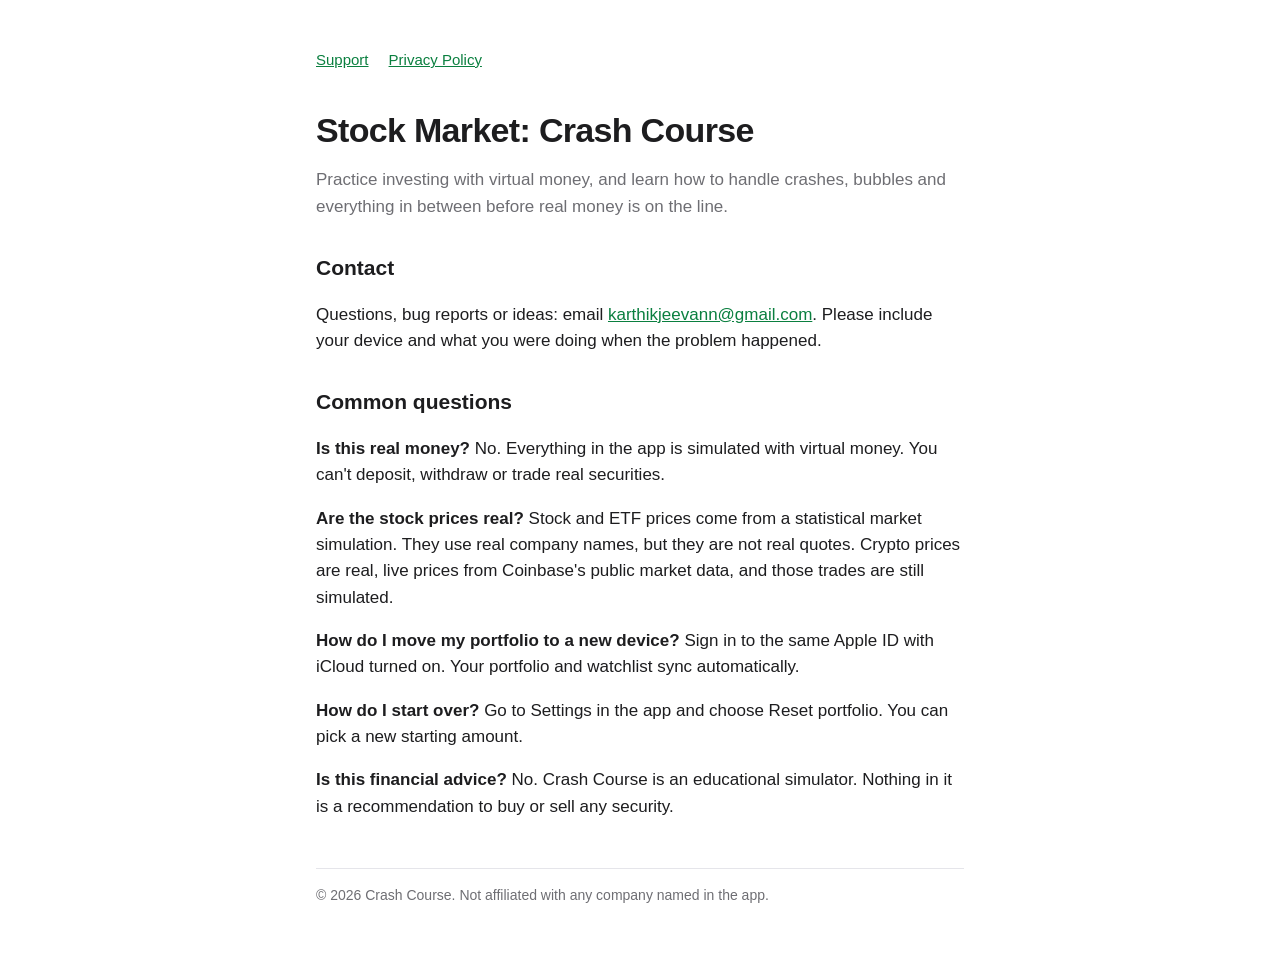
<file: index.html>
<!doctype html>
<html lang="en">
<head>
<meta charset="utf-8">
<meta name="viewport" content="width=device-width, initial-scale=1">
<title>Crash Course Support</title>
<meta name="description" content="Support for Stock Market: Crash Course, a market simulator for practicing investing with virtual money.">
<link rel="stylesheet" href="style.css">
</head>
<body>
<main>
<nav><a href="./">Support</a><a href="privacy.html">Privacy Policy</a></nav>
<h1>Stock Market: Crash Course</h1>
<p class="muted">Practice investing with virtual money, and learn how to handle crashes, bubbles and everything in between before real money is on the line.</p>

<h2>Contact</h2>
<p>Questions, bug reports or ideas: email <a href="mailto:karthikjeevann@gmail.com">karthikjeevann@gmail.com</a>. Please include your device and what you were doing when the problem happened.</p>

<h2>Common questions</h2>
<p><strong>Is this real money?</strong> No. Everything in the app is simulated with virtual money. You can't deposit, withdraw or trade real securities.</p>
<p><strong>Are the stock prices real?</strong> Stock and ETF prices come from a statistical market simulation. They use real company names, but they are not real quotes. Crypto prices are real, live prices from Coinbase's public market data, and those trades are still simulated.</p>
<p><strong>How do I move my portfolio to a new device?</strong> Sign in to the same Apple ID with iCloud turned on. Your portfolio and watchlist sync automatically.</p>
<p><strong>How do I start over?</strong> Go to Settings in the app and choose Reset portfolio. You can pick a new starting amount.</p>
<p><strong>Is this financial advice?</strong> No. Crash Course is an educational simulator. Nothing in it is a recommendation to buy or sell any security.</p>

<footer>© 2026 Crash Course. Not affiliated with any company named in the app.</footer>
</main>
</body>
</html>
</file>
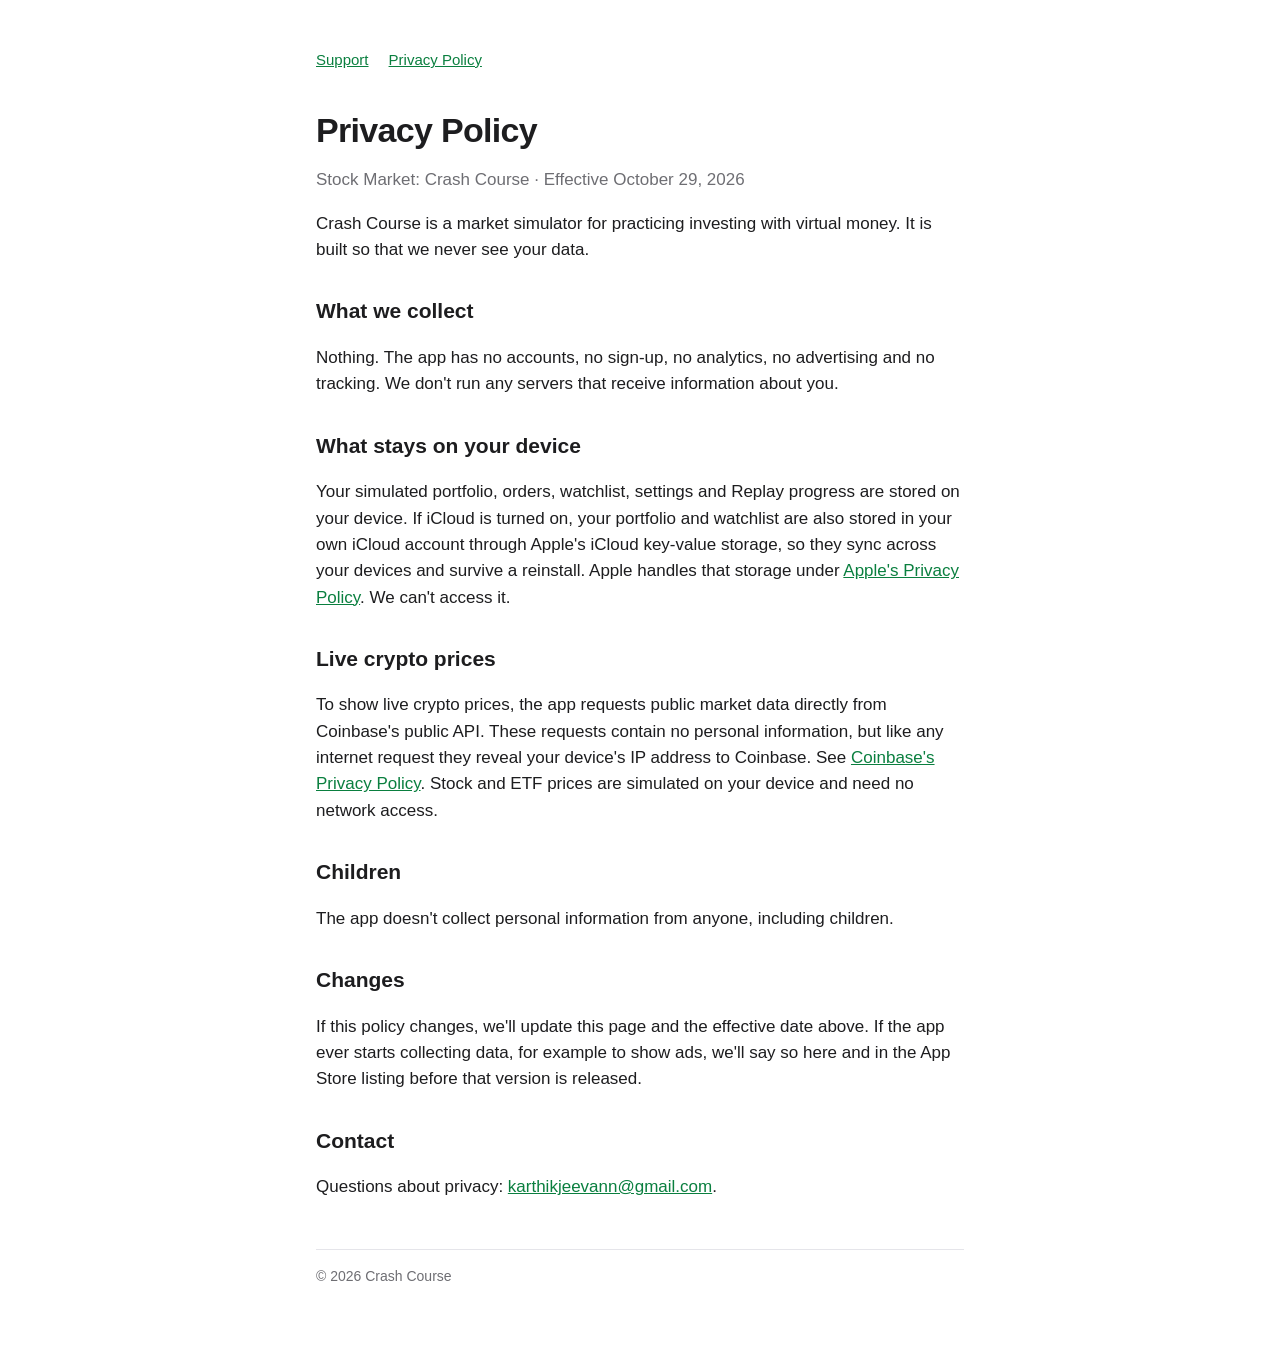
<file: privacy.html>
<!doctype html>
<html lang="en">
<head>
<meta charset="utf-8">
<meta name="viewport" content="width=device-width, initial-scale=1">
<title>Crash Course Privacy</title>
<meta name="description" content="Privacy policy for Stock Market: Crash Course.">
<link rel="stylesheet" href="style.css">
</head>
<body>
<main>
<nav><a href="./">Support</a><a href="privacy.html">Privacy Policy</a></nav>
<h1>Privacy Policy</h1>
<p class="muted">Stock Market: Crash Course · Effective October 29, 2026</p>

<p>Crash Course is a market simulator for practicing investing with virtual money. It is built so that we never see your data.</p>

<h2>What we collect</h2>
<p>Nothing. The app has no accounts, no sign-up, no analytics, no advertising and no tracking. We don't run any servers that receive information about you.</p>

<h2>What stays on your device</h2>
<p>Your simulated portfolio, orders, watchlist, settings and Replay progress are stored on your device. If iCloud is turned on, your portfolio and watchlist are also stored in your own iCloud account through Apple's iCloud key-value storage, so they sync across your devices and survive a reinstall. Apple handles that storage under <a href="https://www.apple.com/legal/privacy/">Apple's Privacy Policy</a>. We can't access it.</p>

<h2>Live crypto prices</h2>
<p>To show live crypto prices, the app requests public market data directly from Coinbase's public API. These requests contain no personal information, but like any internet request they reveal your device's IP address to Coinbase. See <a href="https://www.coinbase.com/legal/privacy">Coinbase's Privacy Policy</a>. Stock and ETF prices are simulated on your device and need no network access.</p>

<h2>Children</h2>
<p>The app doesn't collect personal information from anyone, including children.</p>

<h2>Changes</h2>
<p>If this policy changes, we'll update this page and the effective date above. If the app ever starts collecting data, for example to show ads, we'll say so here and in the App Store listing before that version is released.</p>

<h2>Contact</h2>
<p>Questions about privacy: <a href="mailto:karthikjeevann@gmail.com">karthikjeevann@gmail.com</a>.</p>

<footer>© 2026 Crash Course</footer>
</main>
</body>
</html>
</file>
<file: style.css>
:root { --bg: #ffffff; --fg: #1d1d1f; --muted: #6e6e73; --accent: #0a7f3f; --rule: #e5e5ea; }
@media (prefers-color-scheme: dark) {
  :root { --bg: #000000; --fg: #f5f5f7; --muted: #a1a1a6; --accent: #30d158; --rule: #2c2c2e; }
}
* { box-sizing: border-box; }
body { margin: 0; background: var(--bg); color: var(--fg);
  font: 17px/1.55 -apple-system, BlinkMacSystemFont, "SF Pro Text", "Helvetica Neue", Arial, sans-serif; }
main { max-width: 680px; margin: 0 auto; padding: 48px 16px 64px; }
h1 { font-size: 34px; line-height: 1.15; margin: 0 0 8px; letter-spacing: -0.02em; }
h2 { font-size: 21px; margin: 32px 0 8px; }
p, li { color: var(--fg); }
.muted { color: var(--muted); }
a { color: var(--accent); }
nav { display: flex; gap: 20px; margin-bottom: 40px; font-size: 15px; }
footer { margin-top: 48px; padding-top: 16px; border-top: 1px solid var(--rule); font-size: 14px; color: var(--muted); }
</file>
